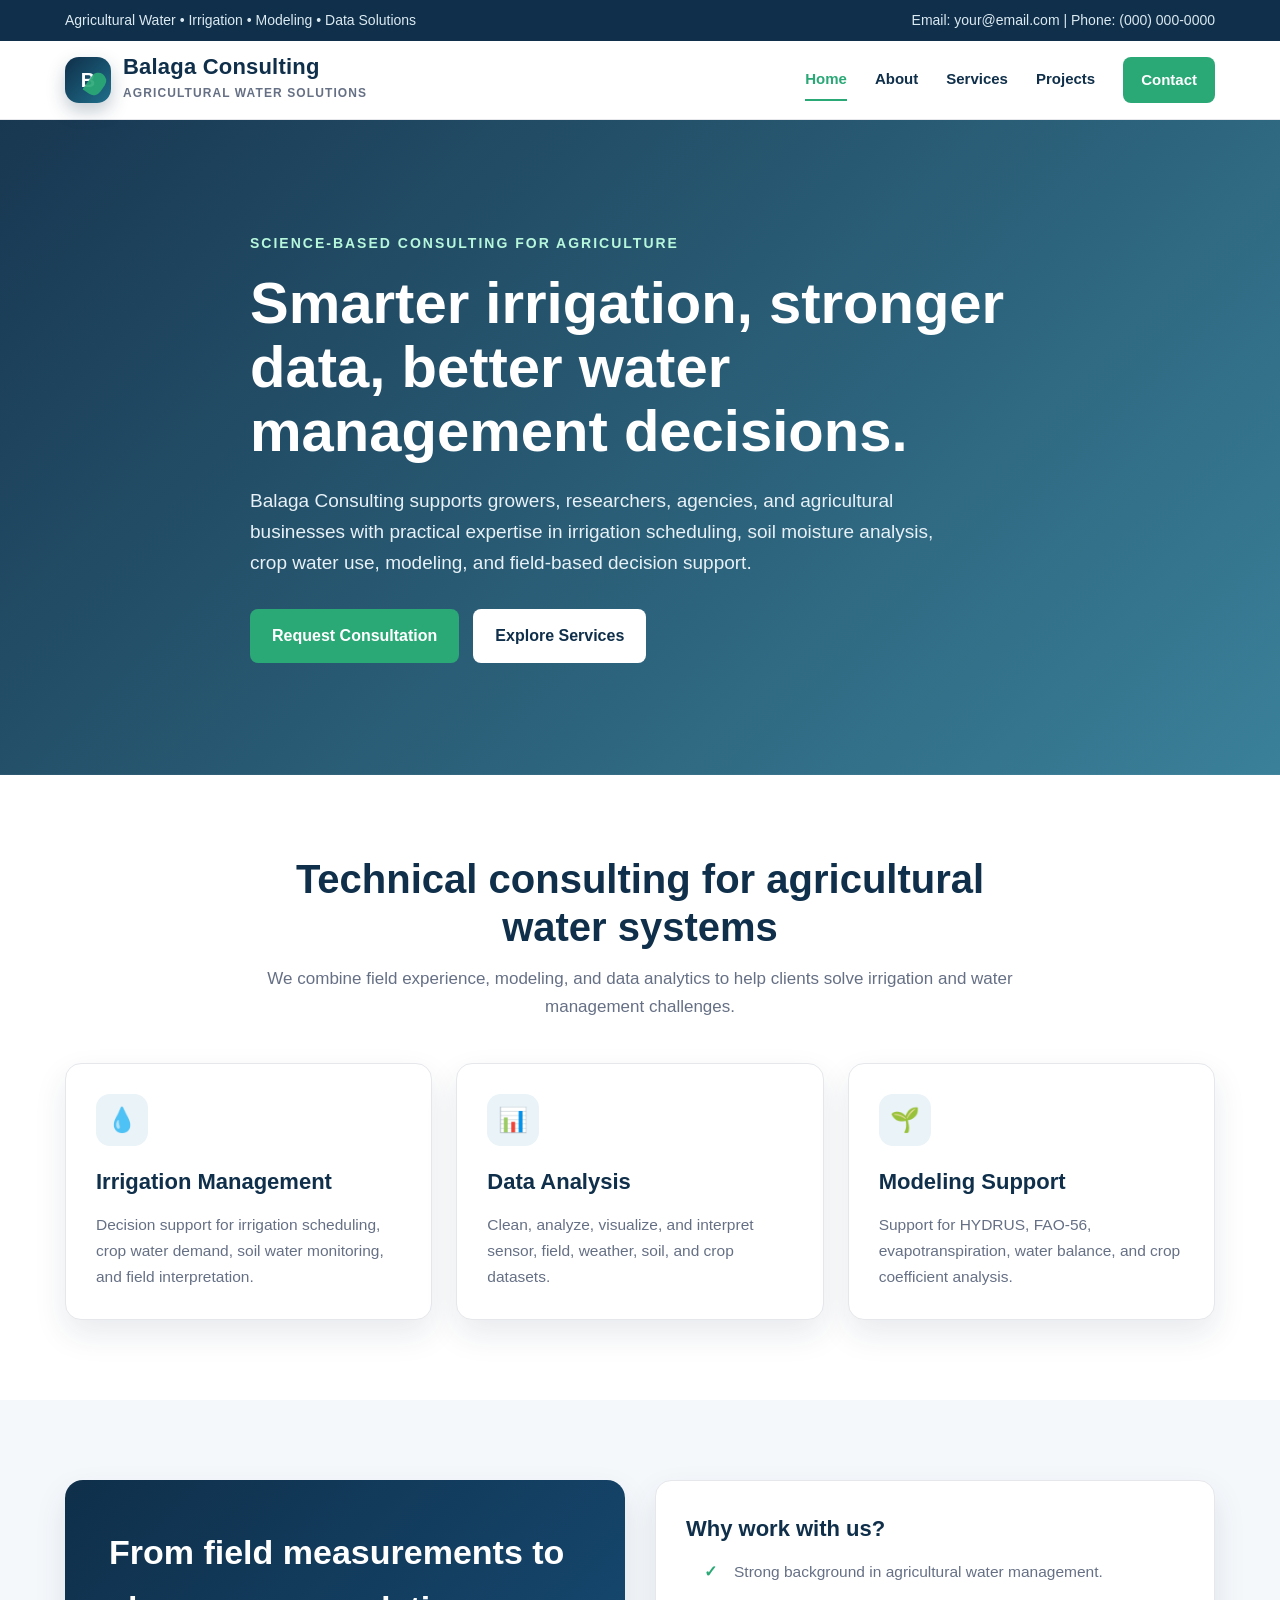
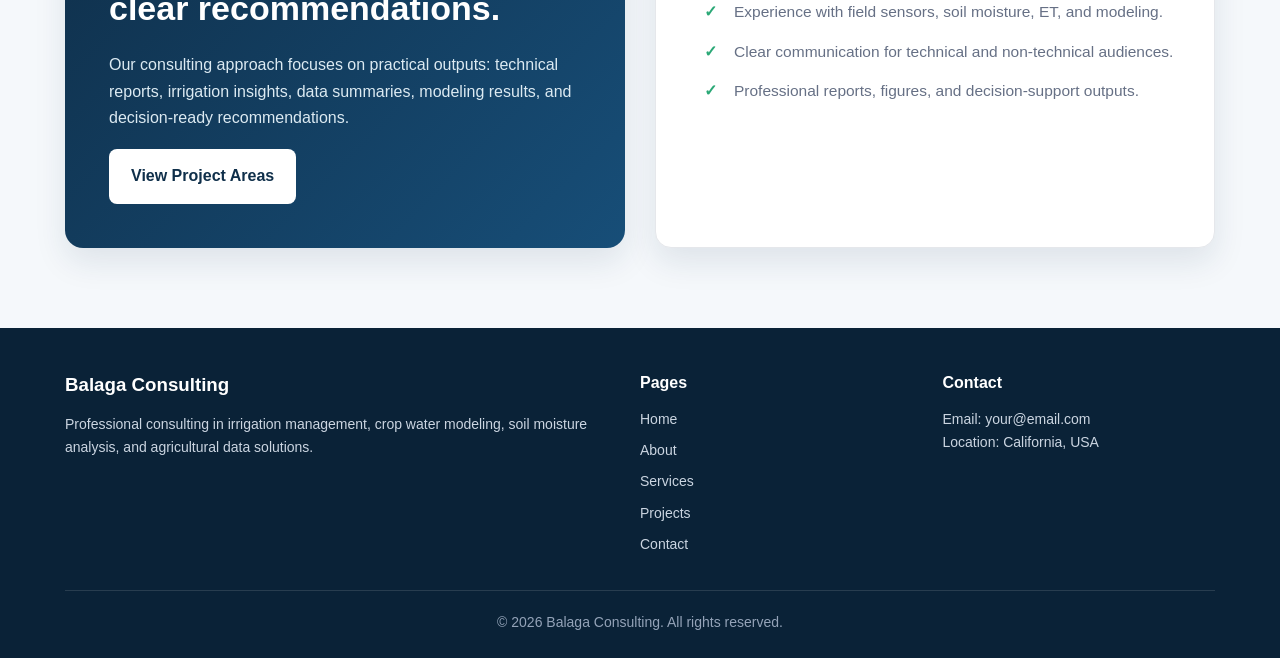
<file: index.html>
<!DOCTYPE html>
<html lang="en">
<head>
  <meta charset="UTF-8" />
  <meta name="viewport" content="width=device-width, initial-scale=1.0" />
  <title>Balaga Consulting | Home</title>
  <meta name="description" content="Balaga Consulting provides agricultural water management, irrigation scheduling, HYDRUS modeling, soil moisture analysis, and data solutions." />
  <link rel="stylesheet" href="style.css" />
</head>
<body>

<div class="topbar">
  <div class="container topbar-inner">
    <div>Agricultural Water • Irrigation • Modeling • Data Solutions</div>
    <div>Email: your@email.com | Phone: (000) 000-0000</div>
  </div>
</div>

<header class="header">
  <div class="container navbar">
    <a class="brand" href="index.html">
      <div class="logo-mark">B</div>
      <div class="brand-text">
        <strong>Balaga Consulting</strong>
        <span>Agricultural Water Solutions</span>
      </div>
    </a>
    <nav class="nav-links">
      <a href="index.html" class="active">Home</a>
      <a href="about.html" >About</a>
      <a href="services.html" >Services</a>
      <a href="projects.html" >Projects</a>
      <a class="nav-cta" href="contact.html" >Contact</a>
    </nav>
  </div>
</header>


<section class="hero">
  <div class="container hero-content">
    <div class="eyebrow">Science-based consulting for agriculture</div>
    <h1>Smarter irrigation, stronger data, better water management decisions.</h1>
    <p>Balaga Consulting supports growers, researchers, agencies, and agricultural businesses with practical expertise in irrigation scheduling, soil moisture analysis, crop water use, modeling, and field-based decision support.</p>
    <div class="btn-row">
      <a class="btn btn-primary" href="contact.html">Request Consultation</a>
      <a class="btn btn-light" href="services.html">Explore Services</a>
    </div>
  </div>
</section>

<section class="section">
  <div class="container">
    <div class="section-title center">
      <h2>Technical consulting for agricultural water systems</h2>
      <p>We combine field experience, modeling, and data analytics to help clients solve irrigation and water management challenges.</p>
    </div>
    <div class="grid-3">
      <div class="card">
        <div class="card-icon">💧</div>
        <h3>Irrigation Management</h3>
        <p>Decision support for irrigation scheduling, crop water demand, soil water monitoring, and field interpretation.</p>
      </div>
      <div class="card">
        <div class="card-icon">📊</div>
        <h3>Data Analysis</h3>
        <p>Clean, analyze, visualize, and interpret sensor, field, weather, soil, and crop datasets.</p>
      </div>
      <div class="card">
        <div class="card-icon">🌱</div>
        <h3>Modeling Support</h3>
        <p>Support for HYDRUS, FAO-56, evapotranspiration, water balance, and crop coefficient analysis.</p>
      </div>
    </div>
  </div>
</section>

<section class="section section-soft">
  <div class="container grid-2">
    <div class="feature-panel">
      <h2>From field measurements to clear recommendations.</h2>
      <p>Our consulting approach focuses on practical outputs: technical reports, irrigation insights, data summaries, modeling results, and decision-ready recommendations.</p>
      <a class="btn btn-light" href="projects.html">View Project Areas</a>
    </div>
    <div class="card">
      <h3>Why work with us?</h3>
      <ul class="list-check">
        <li>Strong background in agricultural water management.</li>
        <li>Experience with field sensors, soil moisture, ET, and modeling.</li>
        <li>Clear communication for technical and non-technical audiences.</li>
        <li>Professional reports, figures, and decision-support outputs.</li>
      </ul>
    </div>
  </div>
</section>


<footer class="footer">
  <div class="container">
    <div class="footer-grid">
      <div>
        <h3>Balaga Consulting</h3>
        <p>Professional consulting in irrigation management, crop water modeling, soil moisture analysis, and agricultural data solutions.</p>
      </div>
      <div>
        <h4>Pages</h4>
        <a href="index.html">Home</a>
        <a href="about.html">About</a>
        <a href="services.html">Services</a>
        <a href="projects.html">Projects</a>
        <a href="contact.html">Contact</a>
      </div>
      <div>
        <h4>Contact</h4>
        <p>Email: your@email.com</p>
        <p>Location: California, USA</p>
      </div>
    </div>
    <div class="footer-bottom">© 2026 Balaga Consulting. All rights reserved.</div>
  </div>
</footer>

</body>
</html>
</file>
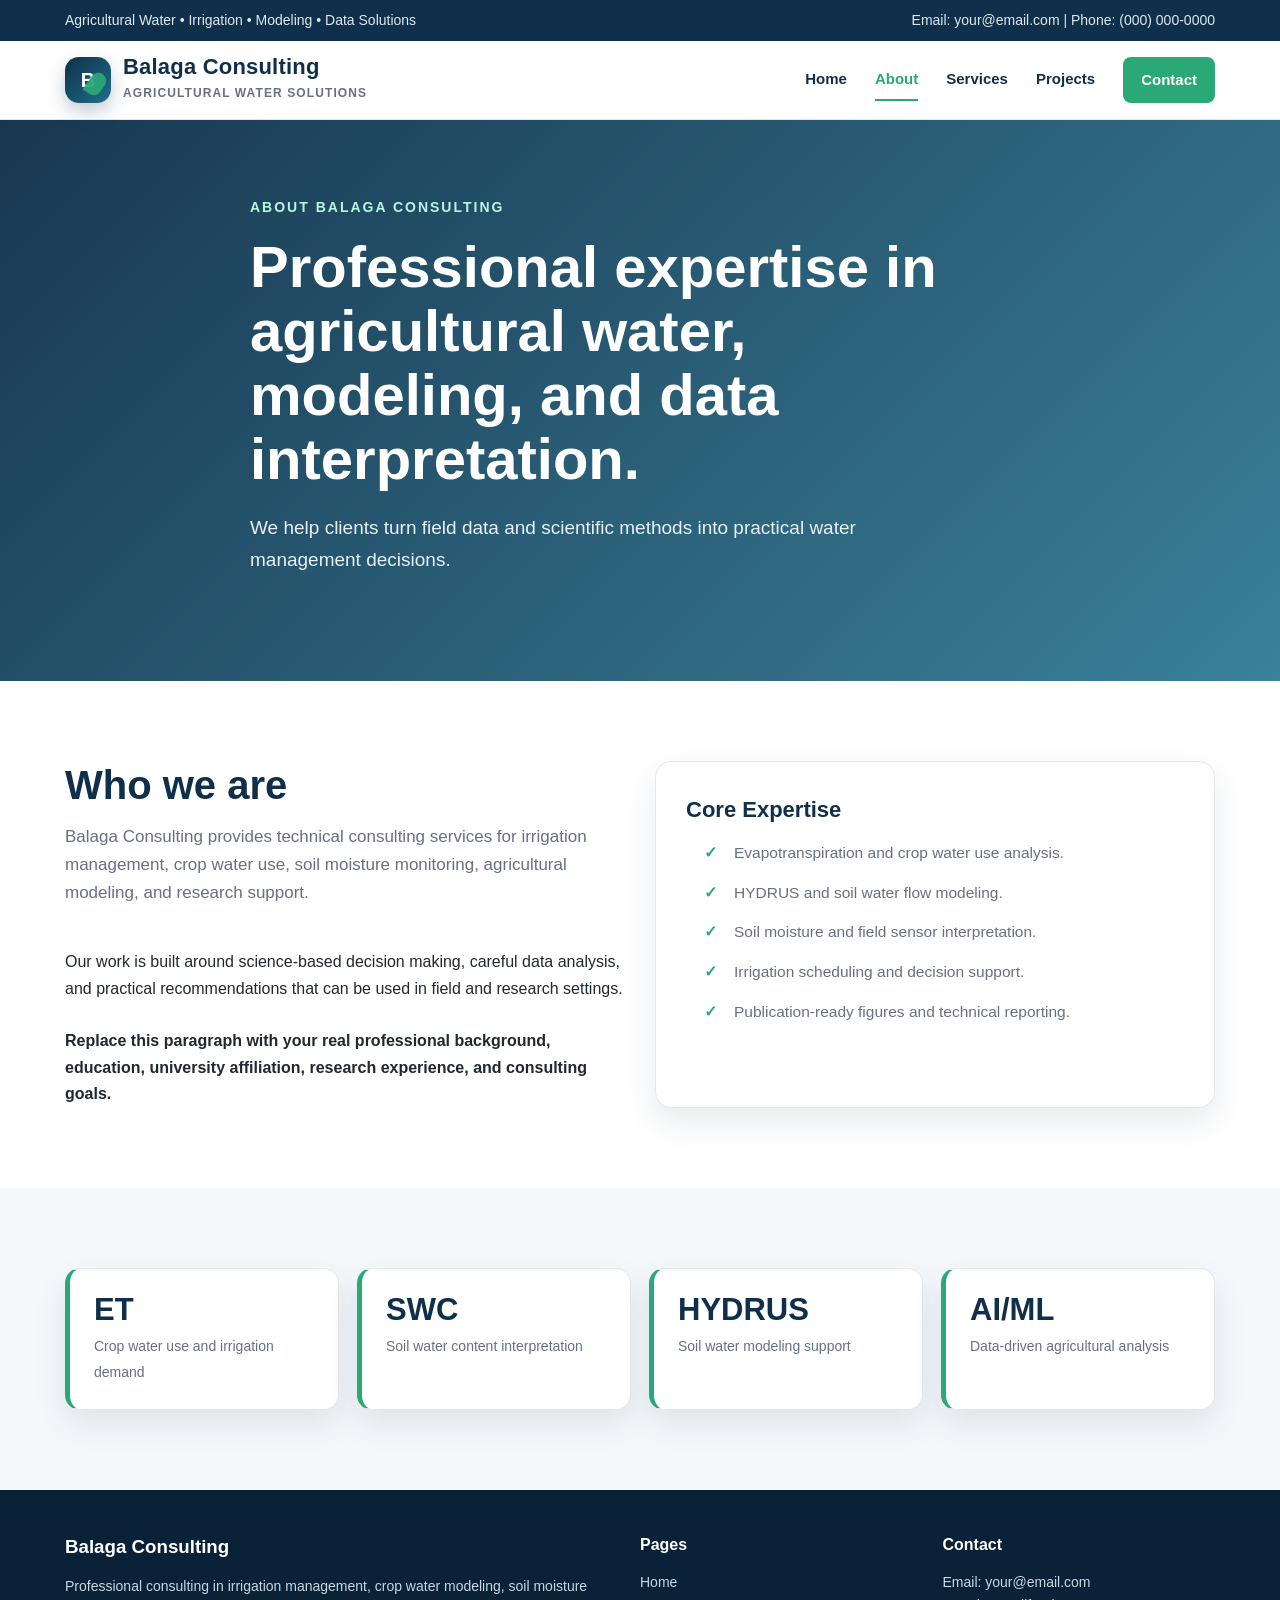
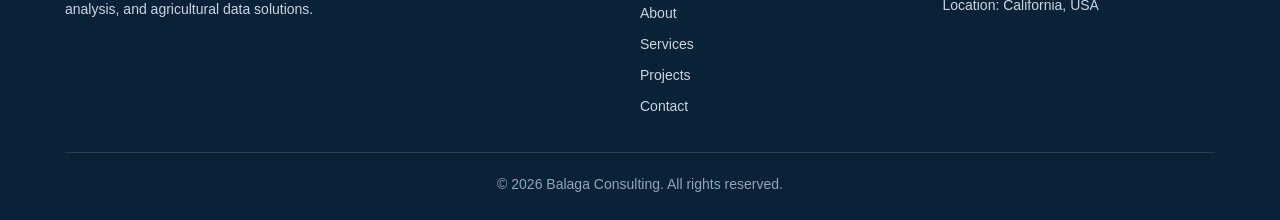
<file: about.html>
<!DOCTYPE html>
<html lang="en">
<head>
  <meta charset="UTF-8" />
  <meta name="viewport" content="width=device-width, initial-scale=1.0" />
  <title>About | Balaga Consulting</title>
  <meta name="description" content="Balaga Consulting provides agricultural water management, irrigation scheduling, HYDRUS modeling, soil moisture analysis, and data solutions." />
  <link rel="stylesheet" href="style.css" />
</head>
<body>

<div class="topbar">
  <div class="container topbar-inner">
    <div>Agricultural Water • Irrigation • Modeling • Data Solutions</div>
    <div>Email: your@email.com | Phone: (000) 000-0000</div>
  </div>
</div>

<header class="header">
  <div class="container navbar">
    <a class="brand" href="index.html">
      <div class="logo-mark">B</div>
      <div class="brand-text">
        <strong>Balaga Consulting</strong>
        <span>Agricultural Water Solutions</span>
      </div>
    </a>
    <nav class="nav-links">
      <a href="index.html" >Home</a>
      <a href="about.html" class="active">About</a>
      <a href="services.html" >Services</a>
      <a href="projects.html" >Projects</a>
      <a class="nav-cta" href="contact.html" >Contact</a>
    </nav>
  </div>
</header>


<section class="hero hero-small">
  <div class="container hero-content">
    <div class="eyebrow">About Balaga Consulting</div>
    <h1>Professional expertise in agricultural water, modeling, and data interpretation.</h1>
    <p>We help clients turn field data and scientific methods into practical water management decisions.</p>
  </div>
</section>

<section class="section">
  <div class="container grid-2">
    <div>
      <div class="section-title">
        <h2>Who we are</h2>
        <p>Balaga Consulting provides technical consulting services for irrigation management, crop water use, soil moisture monitoring, agricultural modeling, and research support.</p>
      </div>
      <p>Our work is built around science-based decision making, careful data analysis, and practical recommendations that can be used in field and research settings.</p>
      <br>
      <p><strong>Replace this paragraph with your real professional background, education, university affiliation, research experience, and consulting goals.</strong></p>
    </div>
    <div class="card">
      <h3>Core Expertise</h3>
      <ul class="list-check">
        <li>Evapotranspiration and crop water use analysis.</li>
        <li>HYDRUS and soil water flow modeling.</li>
        <li>Soil moisture and field sensor interpretation.</li>
        <li>Irrigation scheduling and decision support.</li>
        <li>Publication-ready figures and technical reporting.</li>
      </ul>
    </div>
  </div>
</section>

<section class="section section-soft">
  <div class="container">
    <div class="stats">
      <div class="stat"><strong>ET</strong><span>Crop water use and irrigation demand</span></div>
      <div class="stat"><strong>SWC</strong><span>Soil water content interpretation</span></div>
      <div class="stat"><strong>HYDRUS</strong><span>Soil water modeling support</span></div>
      <div class="stat"><strong>AI/ML</strong><span>Data-driven agricultural analysis</span></div>
    </div>
  </div>
</section>


<footer class="footer">
  <div class="container">
    <div class="footer-grid">
      <div>
        <h3>Balaga Consulting</h3>
        <p>Professional consulting in irrigation management, crop water modeling, soil moisture analysis, and agricultural data solutions.</p>
      </div>
      <div>
        <h4>Pages</h4>
        <a href="index.html">Home</a>
        <a href="about.html">About</a>
        <a href="services.html">Services</a>
        <a href="projects.html">Projects</a>
        <a href="contact.html">Contact</a>
      </div>
      <div>
        <h4>Contact</h4>
        <p>Email: your@email.com</p>
        <p>Location: California, USA</p>
      </div>
    </div>
    <div class="footer-bottom">© 2026 Balaga Consulting. All rights reserved.</div>
  </div>
</footer>

</body>
</html>
</file>
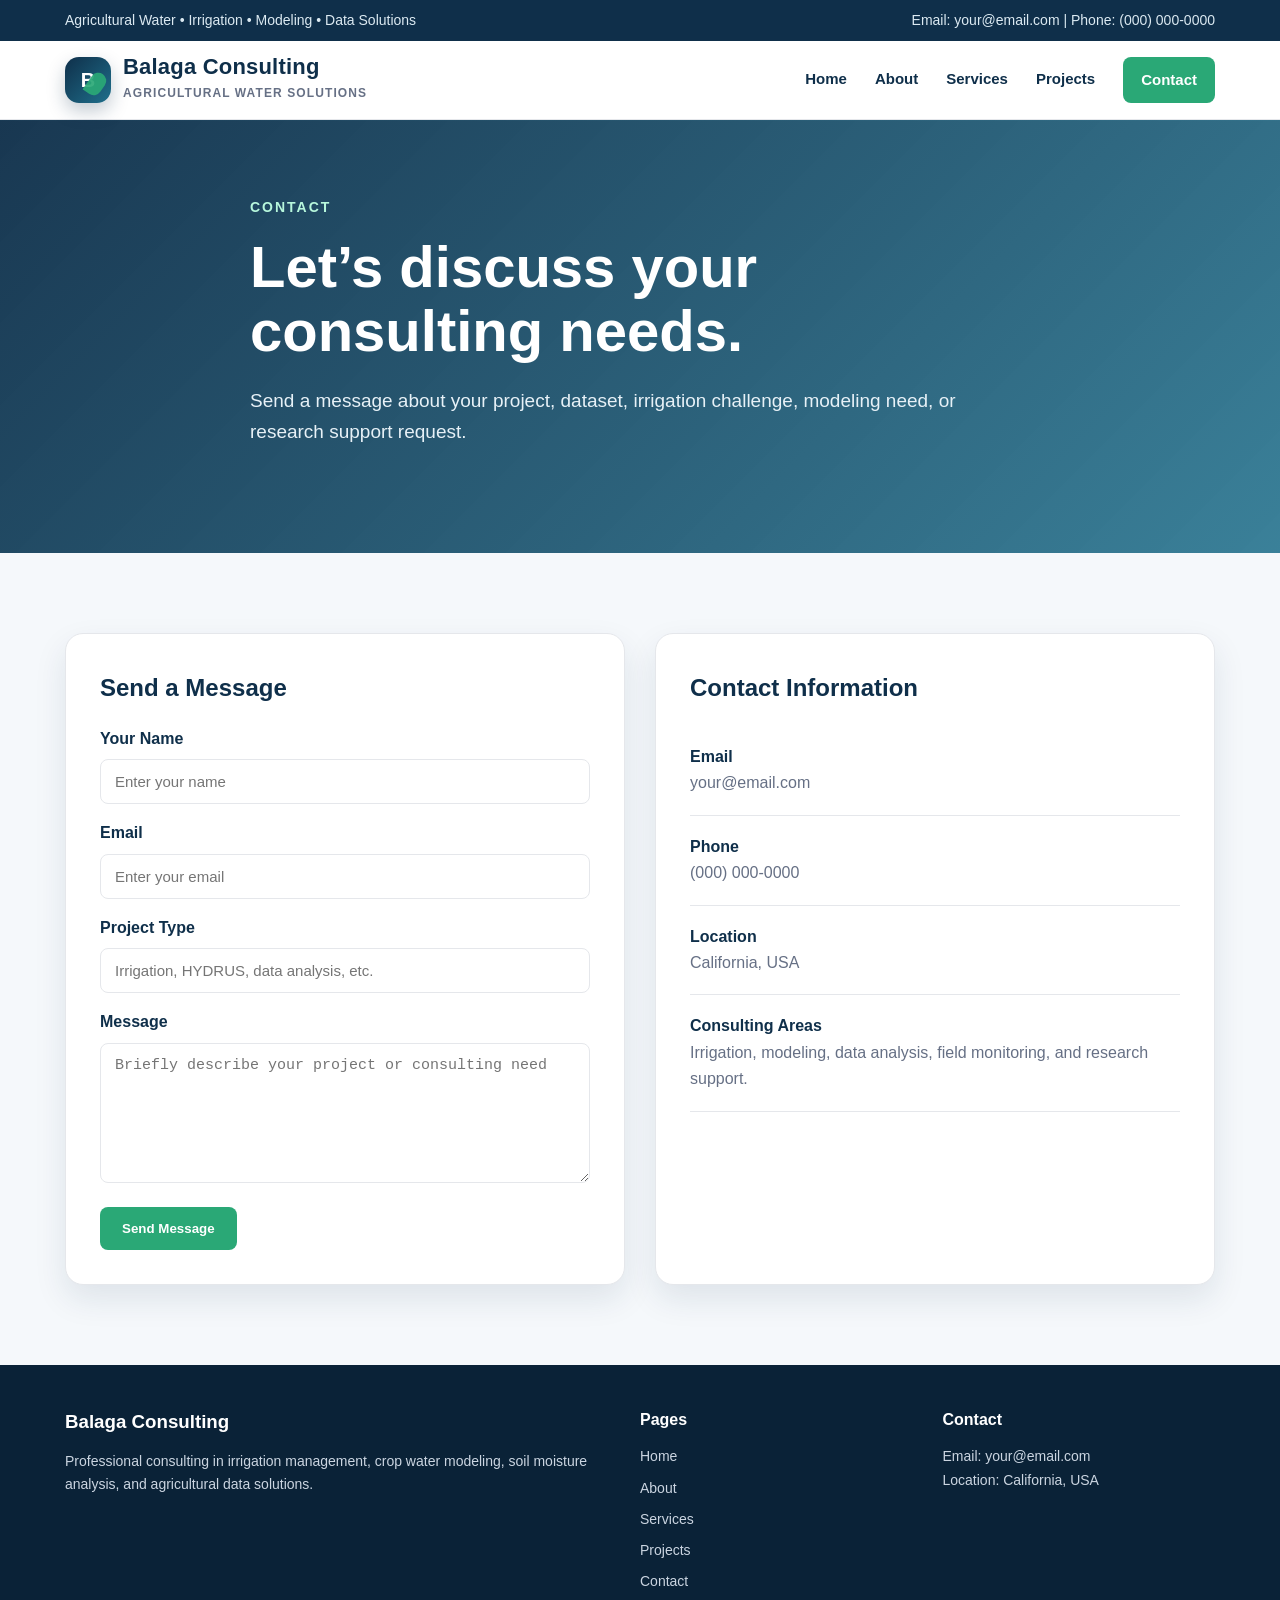
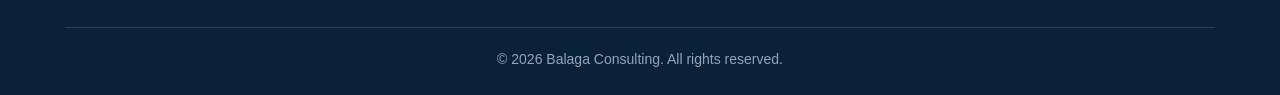
<file: contact.html>
<!DOCTYPE html>
<html lang="en">
<head>
  <meta charset="UTF-8" />
  <meta name="viewport" content="width=device-width, initial-scale=1.0" />
  <title>Contact | Balaga Consulting</title>
  <meta name="description" content="Balaga Consulting provides agricultural water management, irrigation scheduling, HYDRUS modeling, soil moisture analysis, and data solutions." />
  <link rel="stylesheet" href="style.css" />
</head>
<body>

<div class="topbar">
  <div class="container topbar-inner">
    <div>Agricultural Water • Irrigation • Modeling • Data Solutions</div>
    <div>Email: your@email.com | Phone: (000) 000-0000</div>
  </div>
</div>

<header class="header">
  <div class="container navbar">
    <a class="brand" href="index.html">
      <div class="logo-mark">B</div>
      <div class="brand-text">
        <strong>Balaga Consulting</strong>
        <span>Agricultural Water Solutions</span>
      </div>
    </a>
    <nav class="nav-links">
      <a href="index.html" >Home</a>
      <a href="about.html" >About</a>
      <a href="services.html" >Services</a>
      <a href="projects.html" >Projects</a>
      <a class="nav-cta" href="contact.html" class="active">Contact</a>
    </nav>
  </div>
</header>


<section class="hero hero-small">
  <div class="container hero-content">
    <div class="eyebrow">Contact</div>
    <h1>Let’s discuss your consulting needs.</h1>
    <p>Send a message about your project, dataset, irrigation challenge, modeling need, or research support request.</p>
  </div>
</section>

<section class="section section-soft">
  <div class="container grid-2">
    <div class="contact-box">
      <h2 style="color:#0f2f4a; margin-bottom:18px;">Send a Message</h2>
      <form action="mailto:your@email.com" method="post" enctype="text/plain">
        <label>Your Name</label>
        <input type="text" name="name" placeholder="Enter your name">

        <label>Email</label>
        <input type="email" name="email" placeholder="Enter your email">

        <label>Project Type</label>
        <input type="text" name="project" placeholder="Irrigation, HYDRUS, data analysis, etc.">

        <label>Message</label>
        <textarea name="message" placeholder="Briefly describe your project or consulting need"></textarea>

        <button class="btn btn-primary" type="submit" style="border:0; cursor:pointer;">Send Message</button>
      </form>
    </div>

    <div class="contact-box">
      <h2 style="color:#0f2f4a; margin-bottom:18px;">Contact Information</h2>
      <div class="info-line">
        <strong>Email</strong>
        <span>your@email.com</span>
      </div>
      <div class="info-line">
        <strong>Phone</strong>
        <span>(000) 000-0000</span>
      </div>
      <div class="info-line">
        <strong>Location</strong>
        <span>California, USA</span>
      </div>
      <div class="info-line">
        <strong>Consulting Areas</strong>
        <span>Irrigation, modeling, data analysis, field monitoring, and research support.</span>
      </div>
    </div>
  </div>
</section>


<footer class="footer">
  <div class="container">
    <div class="footer-grid">
      <div>
        <h3>Balaga Consulting</h3>
        <p>Professional consulting in irrigation management, crop water modeling, soil moisture analysis, and agricultural data solutions.</p>
      </div>
      <div>
        <h4>Pages</h4>
        <a href="index.html">Home</a>
        <a href="about.html">About</a>
        <a href="services.html">Services</a>
        <a href="projects.html">Projects</a>
        <a href="contact.html">Contact</a>
      </div>
      <div>
        <h4>Contact</h4>
        <p>Email: your@email.com</p>
        <p>Location: California, USA</p>
      </div>
    </div>
    <div class="footer-bottom">© 2026 Balaga Consulting. All rights reserved.</div>
  </div>
</footer>

</body>
</html>
</file>
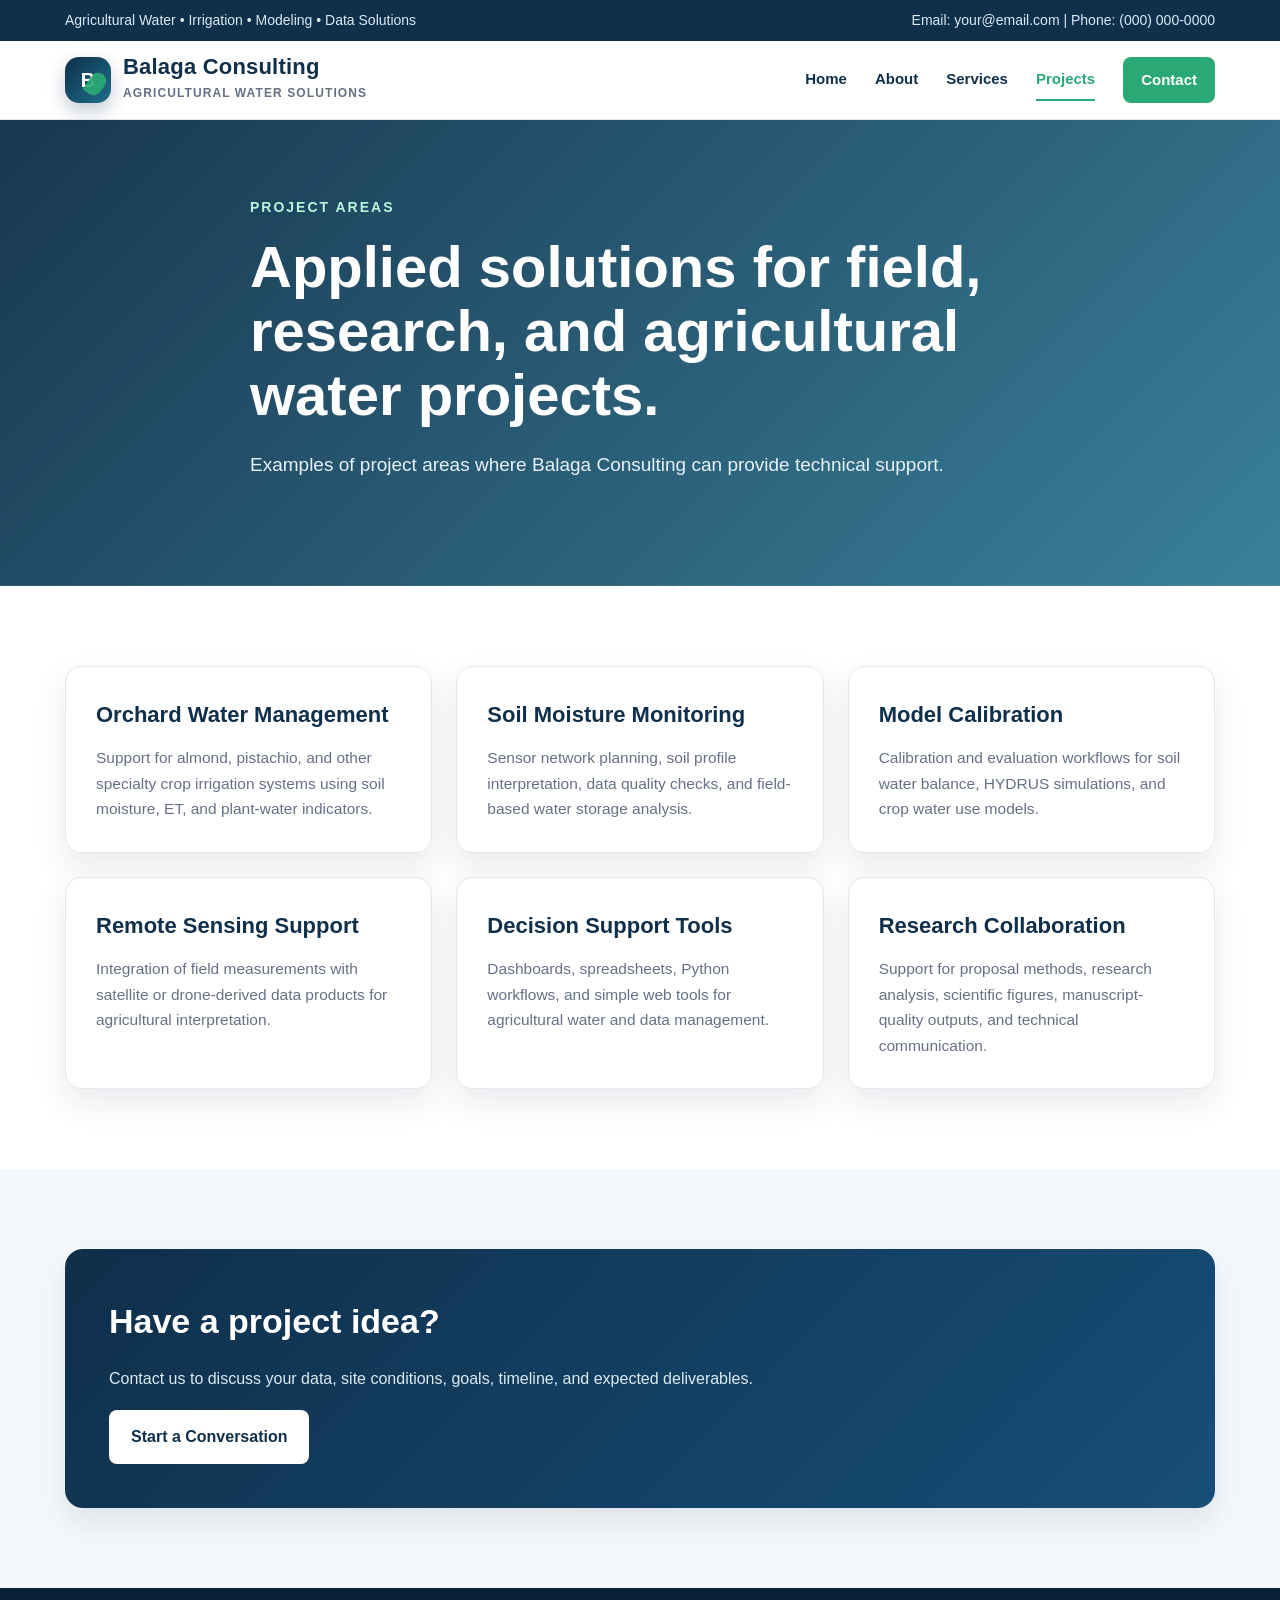
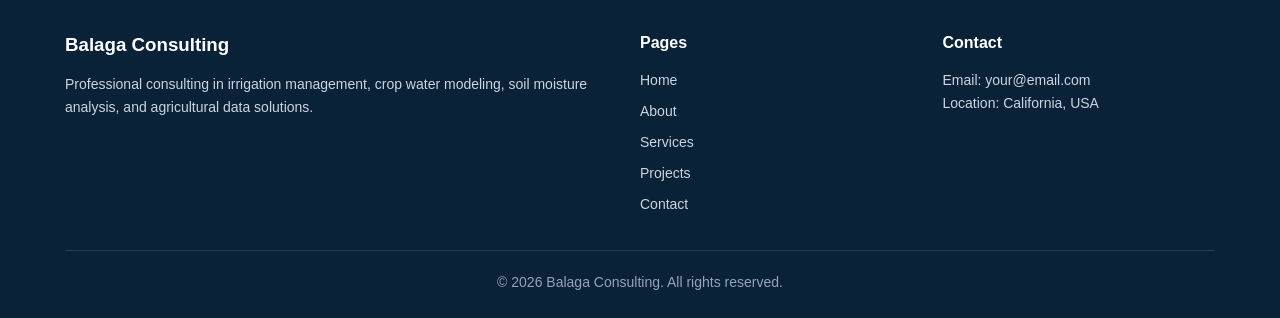
<file: projects.html>
<!DOCTYPE html>
<html lang="en">
<head>
  <meta charset="UTF-8" />
  <meta name="viewport" content="width=device-width, initial-scale=1.0" />
  <title>Projects | Balaga Consulting</title>
  <meta name="description" content="Balaga Consulting provides agricultural water management, irrigation scheduling, HYDRUS modeling, soil moisture analysis, and data solutions." />
  <link rel="stylesheet" href="style.css" />
</head>
<body>

<div class="topbar">
  <div class="container topbar-inner">
    <div>Agricultural Water • Irrigation • Modeling • Data Solutions</div>
    <div>Email: your@email.com | Phone: (000) 000-0000</div>
  </div>
</div>

<header class="header">
  <div class="container navbar">
    <a class="brand" href="index.html">
      <div class="logo-mark">B</div>
      <div class="brand-text">
        <strong>Balaga Consulting</strong>
        <span>Agricultural Water Solutions</span>
      </div>
    </a>
    <nav class="nav-links">
      <a href="index.html" >Home</a>
      <a href="about.html" >About</a>
      <a href="services.html" >Services</a>
      <a href="projects.html" class="active">Projects</a>
      <a class="nav-cta" href="contact.html" >Contact</a>
    </nav>
  </div>
</header>


<section class="hero hero-small">
  <div class="container hero-content">
    <div class="eyebrow">Project Areas</div>
    <h1>Applied solutions for field, research, and agricultural water projects.</h1>
    <p>Examples of project areas where Balaga Consulting can provide technical support.</p>
  </div>
</section>

<section class="section">
  <div class="container">
    <div class="grid-3">
      <div class="card">
        <h3>Orchard Water Management</h3>
        <p>Support for almond, pistachio, and other specialty crop irrigation systems using soil moisture, ET, and plant-water indicators.</p>
      </div>
      <div class="card">
        <h3>Soil Moisture Monitoring</h3>
        <p>Sensor network planning, soil profile interpretation, data quality checks, and field-based water storage analysis.</p>
      </div>
      <div class="card">
        <h3>Model Calibration</h3>
        <p>Calibration and evaluation workflows for soil water balance, HYDRUS simulations, and crop water use models.</p>
      </div>
      <div class="card">
        <h3>Remote Sensing Support</h3>
        <p>Integration of field measurements with satellite or drone-derived data products for agricultural interpretation.</p>
      </div>
      <div class="card">
        <h3>Decision Support Tools</h3>
        <p>Dashboards, spreadsheets, Python workflows, and simple web tools for agricultural water and data management.</p>
      </div>
      <div class="card">
        <h3>Research Collaboration</h3>
        <p>Support for proposal methods, research analysis, scientific figures, manuscript-quality outputs, and technical communication.</p>
      </div>
    </div>
  </div>
</section>

<section class="section section-soft">
  <div class="container">
    <div class="feature-panel">
      <h2>Have a project idea?</h2>
      <p>Contact us to discuss your data, site conditions, goals, timeline, and expected deliverables.</p>
      <a class="btn btn-light" href="contact.html">Start a Conversation</a>
    </div>
  </div>
</section>


<footer class="footer">
  <div class="container">
    <div class="footer-grid">
      <div>
        <h3>Balaga Consulting</h3>
        <p>Professional consulting in irrigation management, crop water modeling, soil moisture analysis, and agricultural data solutions.</p>
      </div>
      <div>
        <h4>Pages</h4>
        <a href="index.html">Home</a>
        <a href="about.html">About</a>
        <a href="services.html">Services</a>
        <a href="projects.html">Projects</a>
        <a href="contact.html">Contact</a>
      </div>
      <div>
        <h4>Contact</h4>
        <p>Email: your@email.com</p>
        <p>Location: California, USA</p>
      </div>
    </div>
    <div class="footer-bottom">© 2026 Balaga Consulting. All rights reserved.</div>
  </div>
</footer>

</body>
</html>
</file>
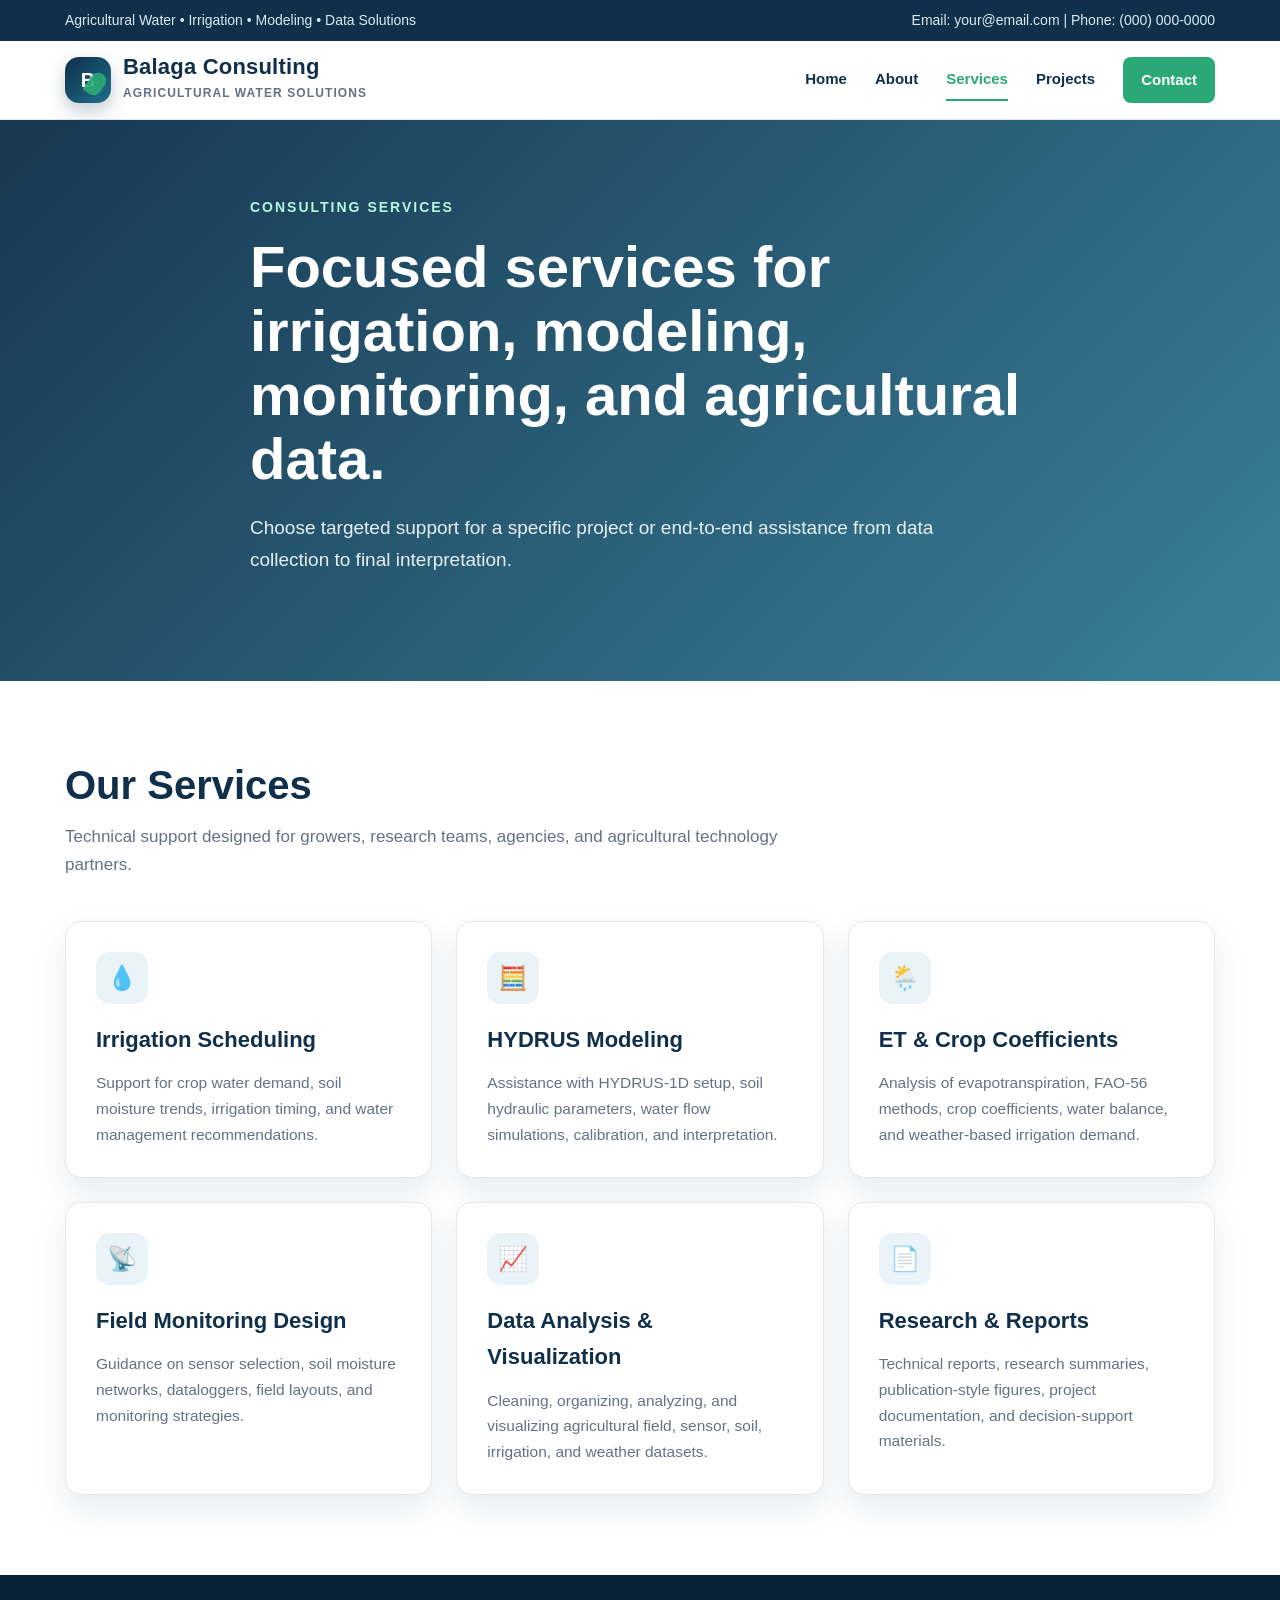
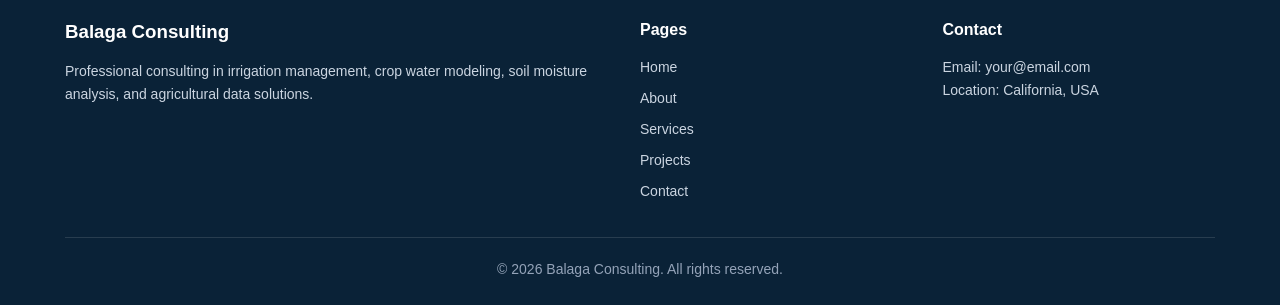
<file: services.html>
<!DOCTYPE html>
<html lang="en">
<head>
  <meta charset="UTF-8" />
  <meta name="viewport" content="width=device-width, initial-scale=1.0" />
  <title>Services | Balaga Consulting</title>
  <meta name="description" content="Balaga Consulting provides agricultural water management, irrigation scheduling, HYDRUS modeling, soil moisture analysis, and data solutions." />
  <link rel="stylesheet" href="style.css" />
</head>
<body>

<div class="topbar">
  <div class="container topbar-inner">
    <div>Agricultural Water • Irrigation • Modeling • Data Solutions</div>
    <div>Email: your@email.com | Phone: (000) 000-0000</div>
  </div>
</div>

<header class="header">
  <div class="container navbar">
    <a class="brand" href="index.html">
      <div class="logo-mark">B</div>
      <div class="brand-text">
        <strong>Balaga Consulting</strong>
        <span>Agricultural Water Solutions</span>
      </div>
    </a>
    <nav class="nav-links">
      <a href="index.html" >Home</a>
      <a href="about.html" >About</a>
      <a href="services.html" class="active">Services</a>
      <a href="projects.html" >Projects</a>
      <a class="nav-cta" href="contact.html" >Contact</a>
    </nav>
  </div>
</header>


<section class="hero hero-small">
  <div class="container hero-content">
    <div class="eyebrow">Consulting Services</div>
    <h1>Focused services for irrigation, modeling, monitoring, and agricultural data.</h1>
    <p>Choose targeted support for a specific project or end-to-end assistance from data collection to final interpretation.</p>
  </div>
</section>

<section class="section">
  <div class="container">
    <div class="section-title">
      <h2>Our Services</h2>
      <p>Technical support designed for growers, research teams, agencies, and agricultural technology partners.</p>
    </div>

    <div class="grid-3">
      <div class="card">
        <div class="card-icon">💧</div>
        <h3>Irrigation Scheduling</h3>
        <p>Support for crop water demand, soil moisture trends, irrigation timing, and water management recommendations.</p>
      </div>

      <div class="card">
        <div class="card-icon">🧮</div>
        <h3>HYDRUS Modeling</h3>
        <p>Assistance with HYDRUS-1D setup, soil hydraulic parameters, water flow simulations, calibration, and interpretation.</p>
      </div>

      <div class="card">
        <div class="card-icon">🌦️</div>
        <h3>ET & Crop Coefficients</h3>
        <p>Analysis of evapotranspiration, FAO-56 methods, crop coefficients, water balance, and weather-based irrigation demand.</p>
      </div>

      <div class="card">
        <div class="card-icon">📡</div>
        <h3>Field Monitoring Design</h3>
        <p>Guidance on sensor selection, soil moisture networks, dataloggers, field layouts, and monitoring strategies.</p>
      </div>

      <div class="card">
        <div class="card-icon">📈</div>
        <h3>Data Analysis & Visualization</h3>
        <p>Cleaning, organizing, analyzing, and visualizing agricultural field, sensor, soil, irrigation, and weather datasets.</p>
      </div>

      <div class="card">
        <div class="card-icon">📄</div>
        <h3>Research & Reports</h3>
        <p>Technical reports, research summaries, publication-style figures, project documentation, and decision-support materials.</p>
      </div>
    </div>
  </div>
</section>


<footer class="footer">
  <div class="container">
    <div class="footer-grid">
      <div>
        <h3>Balaga Consulting</h3>
        <p>Professional consulting in irrigation management, crop water modeling, soil moisture analysis, and agricultural data solutions.</p>
      </div>
      <div>
        <h4>Pages</h4>
        <a href="index.html">Home</a>
        <a href="about.html">About</a>
        <a href="services.html">Services</a>
        <a href="projects.html">Projects</a>
        <a href="contact.html">Contact</a>
      </div>
      <div>
        <h4>Contact</h4>
        <p>Email: your@email.com</p>
        <p>Location: California, USA</p>
      </div>
    </div>
    <div class="footer-bottom">© 2026 Balaga Consulting. All rights reserved.</div>
  </div>
</footer>

</body>
</html>
</file>
<file: style.css>
/* Balaga Consulting - Corporate Website Styles */

:root {
  --primary: #0f2f4a;
  --primary-light: #174e78;
  --secondary: #1f6f8b;
  --accent: #2aa876;
  --accent-dark: #218c63;
  --gold: #d9a441;
  --light: #f5f8fb;
  --soft-blue: #eaf3f8;
  --text: #1f2933;
  --muted: #667085;
  --white: #ffffff;
  --border: #e5e7eb;
  --shadow: 0 14px 32px rgba(15, 47, 74, 0.10);
}

* {
  box-sizing: border-box;
  margin: 0;
  padding: 0;
}

html {
  scroll-behavior: smooth;
}

body {
  font-family: Arial, Helvetica, sans-serif;
  color: var(--text);
  background: var(--white);
  line-height: 1.65;
}

a {
  color: inherit;
  text-decoration: none;
}

.container {
  width: min(1150px, 92%);
  margin: 0 auto;
}

.topbar {
  background: var(--primary);
  color: #dceaf2;
  font-size: 14px;
}

.topbar-inner {
  display: flex;
  justify-content: space-between;
  gap: 16px;
  padding: 9px 0;
  flex-wrap: wrap;
}

.header {
  background: var(--white);
  border-bottom: 1px solid var(--border);
  position: sticky;
  top: 0;
  z-index: 50;
}

.navbar {
  height: 78px;
  display: flex;
  justify-content: space-between;
  align-items: center;
}

.brand {
  display: flex;
  align-items: center;
  gap: 12px;
}

.logo-mark {
  width: 46px;
  height: 46px;
  border-radius: 14px;
  background: linear-gradient(135deg, var(--primary), var(--secondary));
  color: white;
  display: grid;
  place-items: center;
  font-weight: 800;
  font-size: 20px;
  position: relative;
  box-shadow: 0 8px 18px rgba(15, 47, 74, 0.25);
}

.logo-mark::after {
  content: "";
  width: 16px;
  height: 24px;
  border-radius: 14px 14px 14px 0;
  background: var(--accent);
  position: absolute;
  right: 7px;
  bottom: 7px;
  transform: rotate(35deg);
  opacity: 0.92;
}

.brand-text strong {
  display: block;
  color: var(--primary);
  font-size: 22px;
  line-height: 1.1;
  letter-spacing: 0.2px;
}

.brand-text span {
  color: var(--muted);
  font-size: 12px;
  text-transform: uppercase;
  letter-spacing: 1.1px;
  font-weight: 700;
}

.nav-links {
  display: flex;
  align-items: center;
  gap: 28px;
  font-size: 15px;
  font-weight: 700;
  color: var(--primary);
}

.nav-links a {
  padding: 8px 0;
  border-bottom: 2px solid transparent;
}

.nav-links a:hover,
.nav-links a.active {
  color: var(--accent);
  border-bottom-color: var(--accent);
}

.nav-cta {
  background: var(--accent);
  color: white !important;
  padding: 11px 18px !important;
  border-radius: 8px;
  border-bottom: none !important;
}

.nav-cta:hover {
  background: var(--accent-dark);
}

.hero {
  color: white;
  background:
    linear-gradient(135deg, rgba(15, 47, 74, 0.96), rgba(31, 111, 139, 0.88)),
    url("https://images.unsplash.com/photo-1500382017468-9049fed747ef?auto=format&fit=crop&w=1800&q=80");
  background-size: cover;
  background-position: center;
  padding: 112px 0;
}

.hero-small {
  padding: 76px 0;
}

.hero-content {
  max-width: 780px;
}

.eyebrow {
  color: #b7f7dc;
  font-size: 14px;
  letter-spacing: 2px;
  text-transform: uppercase;
  font-weight: 800;
  margin-bottom: 16px;
}

.hero h1 {
  font-size: clamp(38px, 6vw, 58px);
  line-height: 1.1;
  margin-bottom: 22px;
}

.hero p {
  color: #e7f1f7;
  font-size: 19px;
  max-width: 720px;
  margin-bottom: 30px;
}

.btn-row {
  display: flex;
  gap: 14px;
  flex-wrap: wrap;
}

.btn {
  display: inline-block;
  padding: 14px 22px;
  border-radius: 8px;
  font-weight: 800;
  transition: 0.2s ease;
}

.btn-primary {
  background: var(--accent);
  color: white;
}

.btn-primary:hover {
  background: var(--accent-dark);
  transform: translateY(-1px);
}

.btn-light {
  background: white;
  color: var(--primary);
}

.btn-light:hover {
  background: #edf6fb;
}

.section {
  padding: 80px 0;
}

.section-soft {
  background: var(--light);
}

.section-title {
  max-width: 780px;
  margin-bottom: 42px;
}

.section-title.center {
  margin-left: auto;
  margin-right: auto;
  text-align: center;
}

.section-title h2 {
  color: var(--primary);
  font-size: clamp(30px, 4vw, 40px);
  line-height: 1.2;
  margin-bottom: 14px;
}

.section-title p {
  color: var(--muted);
  font-size: 17px;
}

.grid-3 {
  display: grid;
  grid-template-columns: repeat(3, 1fr);
  gap: 24px;
}

.grid-2 {
  display: grid;
  grid-template-columns: repeat(2, 1fr);
  gap: 30px;
}

.card {
  background: white;
  border: 1px solid var(--border);
  border-radius: 16px;
  padding: 30px;
  box-shadow: var(--shadow);
}

.card-icon {
  width: 52px;
  height: 52px;
  border-radius: 14px;
  background: var(--soft-blue);
  color: var(--secondary);
  display: grid;
  place-items: center;
  font-size: 24px;
  margin-bottom: 18px;
}

.card h3 {
  color: var(--primary);
  font-size: 22px;
  margin-bottom: 12px;
}

.card p,
.card li {
  color: var(--muted);
  font-size: 15.5px;
}

.card ul {
  padding-left: 18px;
  margin-top: 12px;
}

.feature-panel {
  background: linear-gradient(135deg, var(--primary), var(--primary-light));
  color: white;
  border-radius: 18px;
  padding: 44px;
  box-shadow: var(--shadow);
}

.feature-panel h2 {
  font-size: 34px;
  margin-bottom: 16px;
}

.feature-panel p {
  color: #dceaf2;
  margin-bottom: 18px;
}

.stats {
  display: grid;
  grid-template-columns: repeat(4, 1fr);
  gap: 18px;
}

.stat {
  background: white;
  border-radius: 15px;
  padding: 24px;
  border: 1px solid var(--border);
  border-left: 5px solid var(--accent);
  box-shadow: var(--shadow);
}

.stat strong {
  display: block;
  color: var(--primary);
  font-size: 31px;
  line-height: 1.1;
  margin-bottom: 6px;
}

.stat span {
  color: var(--muted);
  font-size: 14px;
}

.list-check {
  list-style: none;
  display: grid;
  gap: 14px;
}

.list-check li {
  color: var(--muted);
  padding-left: 30px;
  position: relative;
}

.list-check li::before {
  content: "✓";
  position: absolute;
  left: 0;
  top: 0;
  color: var(--accent);
  font-weight: 900;
}

.process {
  counter-reset: step;
}

.process-card {
  position: relative;
}

.process-card::before {
  counter-increment: step;
  content: counter(step);
  width: 42px;
  height: 42px;
  display: grid;
  place-items: center;
  background: var(--primary);
  color: white;
  font-weight: 900;
  border-radius: 50%;
  margin-bottom: 16px;
}

.contact-box {
  background: white;
  border-radius: 18px;
  box-shadow: var(--shadow);
  border: 1px solid var(--border);
  padding: 34px;
}

.contact-box label {
  display: block;
  color: var(--primary);
  font-weight: 700;
  margin-bottom: 7px;
}

.contact-box input,
.contact-box textarea {
  width: 100%;
  padding: 13px 14px;
  border-radius: 8px;
  border: 1px solid var(--border);
  margin-bottom: 16px;
  font-size: 15px;
}

.contact-box textarea {
  min-height: 140px;
  resize: vertical;
}

.info-line {
  padding: 18px 0;
  border-bottom: 1px solid var(--border);
}

.info-line strong {
  color: var(--primary);
  display: block;
}

.info-line span {
  color: var(--muted);
}

.footer {
  background: #0a2237;
  color: #cbd5e1;
  padding: 42px 0 24px;
}

.footer-grid {
  display: grid;
  grid-template-columns: 2fr 1fr 1fr;
  gap: 30px;
  margin-bottom: 26px;
}

.footer h3,
.footer h4 {
  color: white;
  margin-bottom: 12px;
}

.footer p,
.footer a {
  color: #cbd5e1;
  font-size: 14px;
}

.footer a {
  display: block;
  margin-bottom: 8px;
}

.footer-bottom {
  border-top: 1px solid rgba(255,255,255,0.12);
  padding-top: 20px;
  text-align: center;
  color: #94a3b8;
  font-size: 14px;
}

@media (max-width: 880px) {
  .topbar-inner,
  .navbar {
    align-items: flex-start;
  }

  .navbar {
    height: auto;
    padding: 18px 0;
    flex-direction: column;
    gap: 18px;
  }

  .nav-links {
    flex-wrap: wrap;
    gap: 16px;
  }

  .hero {
    padding: 78px 0;
  }

  .grid-3,
  .grid-2,
  .stats,
  .footer-grid {
    grid-template-columns: 1fr;
  }
}
</file>
